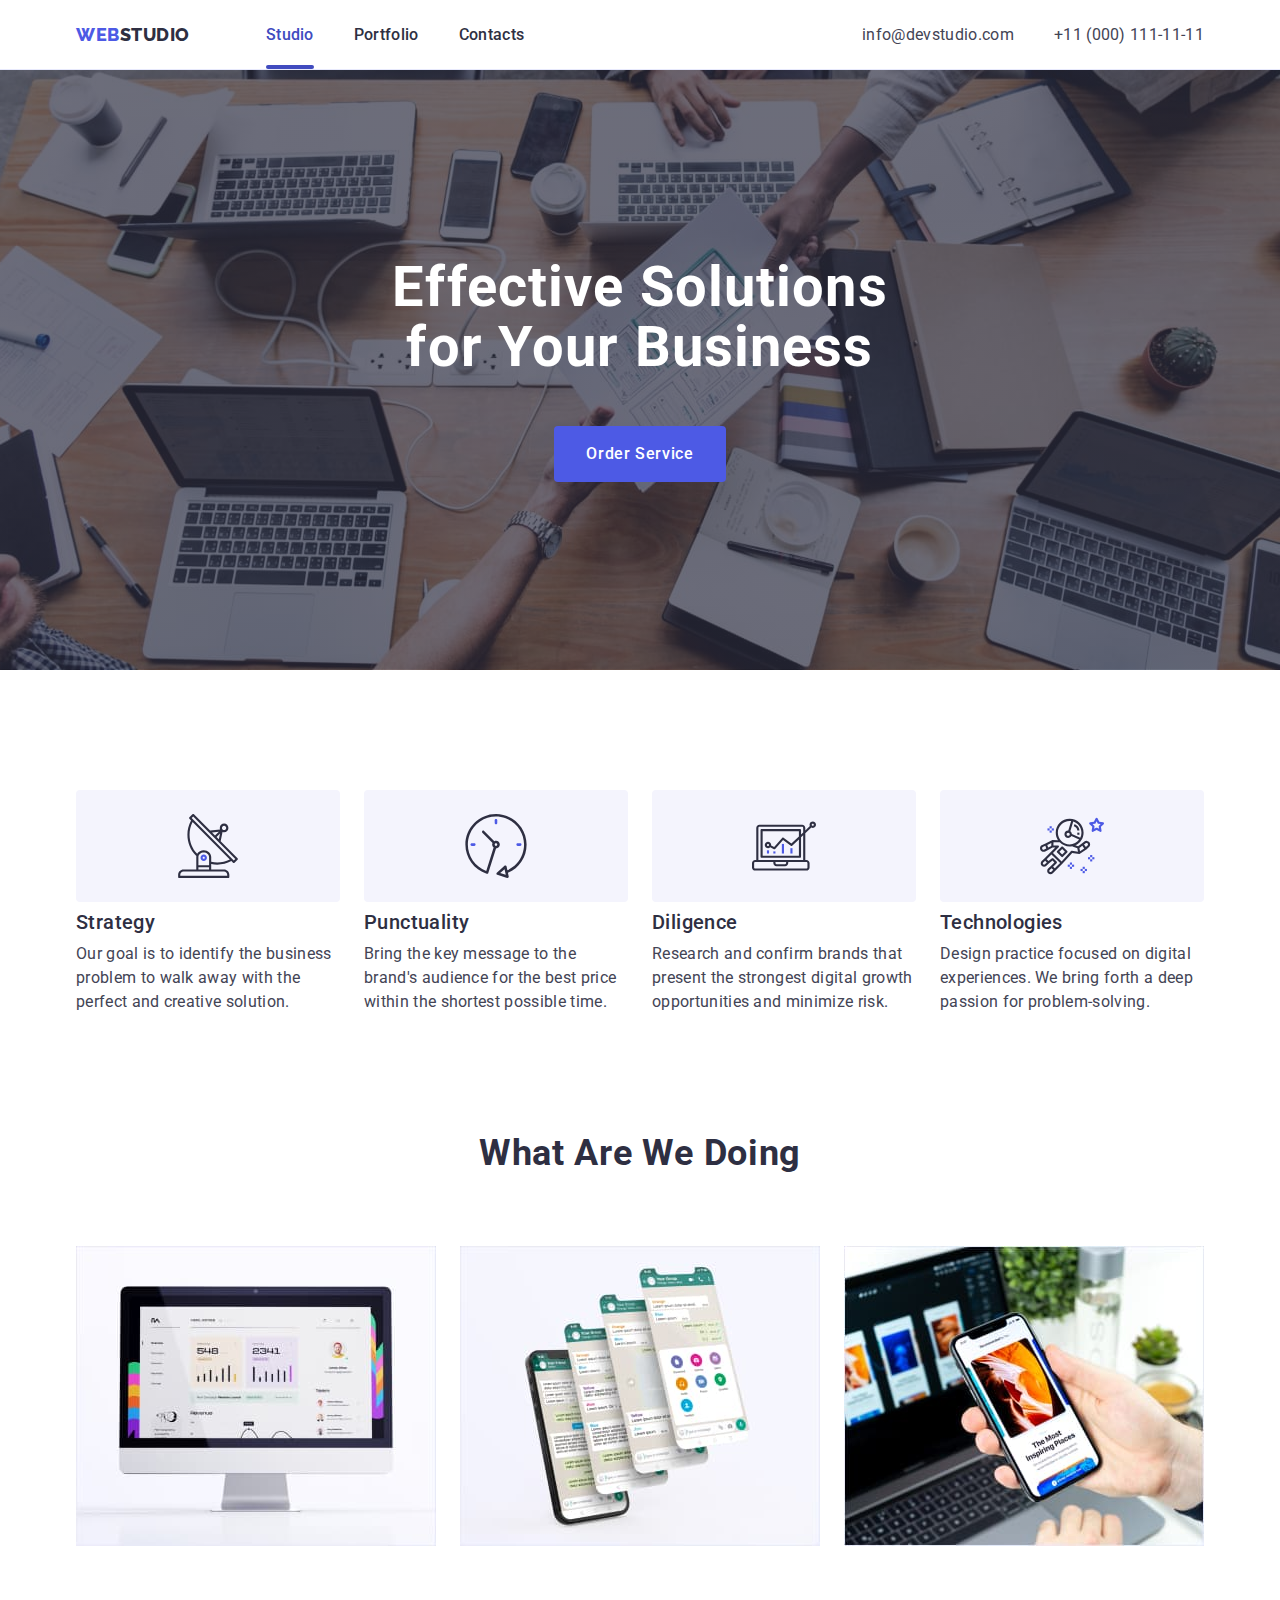
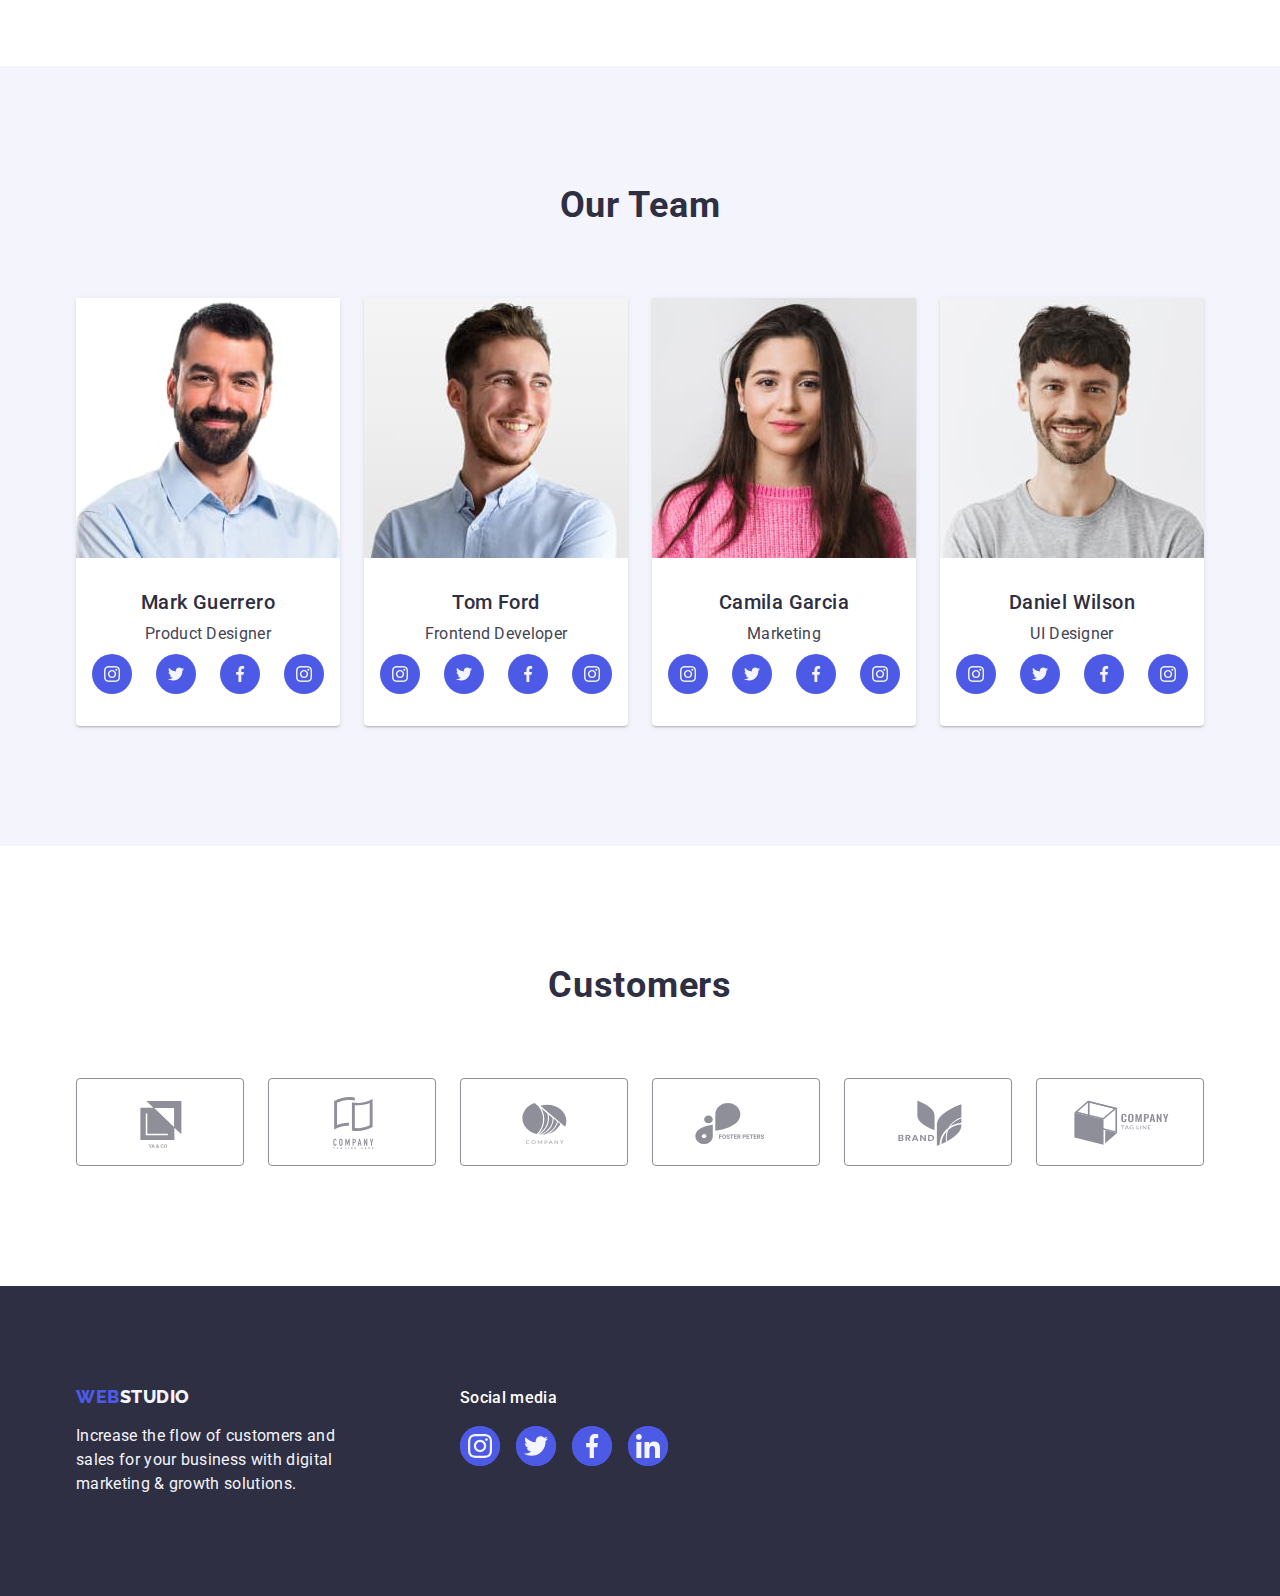
<file: index.html>
<!DOCTYPE html>
<html lang="en">
  <head>
    <link rel="preconnect" href="https://fonts.googleapis.com" />
    <link rel="preconnect" href="https://fonts.gstatic.com" crossorigin />
    <link
      href="https://fonts.googleapis.com/css2?family=Raleway:wght@800&family=Roboto:wght@400;500;700;900&display=swap"
      rel="stylesheet"
    />
    <link
      rel="stylesheet"
      href="https://cdnjs.cloudflare.com/ajax/libs/modern-normalize/2.0.0/modern-normalize.min.css"
      integrity="sha512-4xo8blKMVCiXpTaLzQSLSw3KFOVPWhm/TRtuPVc4WG6kUgjH6J03IBuG7JZPkcWMxJ5huwaBpOpnwYElP/m6wg=="
      crossorigin="anonymous"
      referrerpolicy="no-referrer"
    />
    <link rel="stylesheet" href="./css/styles.css" />
    <meta charset="UTF-8" />
    <meta name="viewport" content="width=device-width, initial-scale=1.0" />
    <title>index</title>
  </head>
  <body>
    <header class="header">
      <div class="container header-wrap">
        <nav class="navigation">
          <a class="logo link" href="./index.html"
            >Web<span class="accent">Studio</span></a
          >
          <ul class="menu list">
            <li>
              <a class="link-studio link current" href="./index.html">Studio</a>
            </li>
            <li>
              <a class="link-studio link" href="./portfolio.html">Portfolio</a>
            </li>
            <li><a class="link-studio link" href="">Contacts</a></li>
          </ul>
        </nav>
        <address class="address">
          <ul class="list">
            <li>
              <a class="mail link" href="mailto:info@devstudio.com"
                >info@devstudio.com</a
              >
            </li>
            <li>
              <a class="mail link" href="tel:+110001111111"
                >+11 (000) 111-11-11</a
              >
            </li>
          </ul>
        </address>
      </div>
    </header>
    <main>
      <section class="first-section">
        <div class="container">
          <h1 class="coments">Effective Solutions for Your Business</h1>
          <button data-modal-open class="service" type="button">
            Order Service
          </button>
        </div>
      </section>
      <section class="next-section list">
        <div class="container">
          <h2 class="visually-hidden">Our Values</h2>
          <ul class="first list">
            <li class="first-point-section">
              <div class="maeby">
                <svg width="64" height="64" class="feature">
                  <use href="./images/icons.svg#icon-antenna-1"></use>
                </svg>
              </div>
              <h3 class="heading heading-next-section">Strategy</h3>
              <p class="acapit">
                Our goal is to identify the business problem to walk away with
                the perfect and creative solution.
              </p>
            </li>
            <li class="first-point-section">
              <div class="maeby">
                <svg width="64" height="64" class="feature">
                  <use href="./images/icons.svg#icon-clock-1"></use>
                </svg>
              </div>
              <h3 class="heading heading-next-section">Punctuality</h3>
              <p class="acapit">
                Bring the key message to the brand's audience for the best price
                within the shortest possible time.
              </p>
            </li>
            <li class="first-point-section">
              <div class="maeby">
                <svg width="64" height="64" class="feature">
                  <use href="./images/icons.svg#icon-diagram-1"></use>
                </svg>
              </div>
              <h3 class="heading heading-next-section">Diligence</h3>
              <p class="acapit">
                Research and confirm brands that present the strongest digital
                growth opportunities and minimize risk.
              </p>
            </li>
            <li class="first-point-section">
              <div class="maeby">
                <svg width="64" height="64" class="feature">
                  <use href="./images/icons.svg#icon-astronaut-1"></use>
                </svg>
              </div>
              <h3 class="heading heading-next-section">Technologies</h3>
              <p class="acapit">
                Design practice focused on digital experiences. We bring forth a
                deep passion for problem-solving.
              </p>
            </li>
          </ul>
        </div>
      </section>
      <section class="next-next-section">
        <div class="container">
          <h2 class="what-are">What are we doing</h2>
          <ul class="pictures list">
            <li class="first-point-section">
              <img
                class="img"
                src="./images/mac.jpg"
                width="360"
                height="300"
                alt="old mac monitor"
              />
            </li>
            <li class="first-point-section">
              <img
                class="img"
                src="./images/phone.jpg"
                width="360"
                height="300"
                alt="phone"
              />
            </li>
            <li class="first-point-section">
              <img
                class="img"
                src="./images/phoneandlaptop.jpg"
                width="360"
                height="300"
                alt="phone and laptop"
              />
            </li>
          </ul>
        </div>
      </section>
      <section class="last-section">
        <div class="container">
          <h2 class="our-team">Our Team</h2>
          <ul class="list list-lastlsection">
            <li class="first-point">
              <img
                class="img"
                src="./images/firstman.jpg"
                width="264"
                alt="man in a blue shirt with short stubble"
              />
              <div class="container-employee">
                <h3 class="heading heading-employee">Mark Guerrero</h3>
                <p class="acapit acapit-employee">Product Designer</p>
                <ul class="social-team list">
                  <li class="media-team">
                    <a href="" class="link-team">
                      <svg width="16" height="16" class="svg-team">
                        <use href="./images/icons.svg#icon-instagram-2"></use>
                      </svg>
                    </a>
                  </li>
                  <li class="media-team">
                    <a href="" class="link-team">
                      <svg width="16" height="16" class="svg-team">
                        <use href="./images/icons.svg#icon-twitter-1"></use>
                      </svg>
                    </a>
                  </li>
                  <li class="media-team">
                    <a href="" class="link-team">
                      <svg width="16" height="16" class="svg-team">
                        <use href="./images/icons.svg#icon-facebook-1"></use>
                      </svg>
                    </a>
                  </li>
                  <li class="media-team">
                    <a href="" class="link-team">
                      <svg width="16" height="16" class="svg-team">
                        <use href="./images/icons.svg#icon-instagram-2"></use>
                      </svg>
                    </a>
                  </li>
                </ul>
              </div>
            </li>
            <li class="first-point">
              <img
                class="img"
                src="./images/man.jpg"
                width="264"
                alt="man in a blue shirt and blond hair"
              />
              <div class="container-employee">
                <h3 class="heading heading-employee">Tom Ford</h3>
                <p class="acapit acapit-employee">Frontend Developer</p>
                <ul class="social-team list">
                  <li class="media-team">
                    <a href="" class="link-team">
                      <svg width="16px" height="16px" class="svg-team">
                        <use href="./images/icons.svg#icon-instagram-2"></use>
                      </svg>
                    </a>
                  </li>
                  <li class="media-team">
                    <a href="" class="link-team">
                      <svg width="16px" height="16px" class="svg-team">
                        <use href="./images/icons.svg#icon-twitter-1"></use>
                      </svg>
                    </a>
                  </li>
                  <li class="media-team">
                    <a href="" class="link-team">
                      <svg width="16px" height="16px" class="svg-team">
                        <use href="./images/icons.svg#icon-facebook-1"></use>
                      </svg>
                    </a>
                  </li>
                  <li class="media-team">
                    <a href="" class="link-team">
                      <svg width="16px" height="16px" class="svg-team">
                        <use href="./images/icons.svg#icon-instagram-2"></use>
                      </svg>
                    </a>
                  </li>
                </ul>
              </div>
            </li>
            <li class="first-point">
              <img
                class="img"
                src="./images/woman.jpg"
                width="264"
                alt="beuty woman in a pink hoodie"
              />
              <div class="container-employee">
                <h3 class="heading heading-employee">Camila Garcia</h3>
                <p class="acapit acapit-employee">Marketing</p>
                <ul class="social-team list">
                  <li class="media-team">
                    <a href="" class="link-team">
                      <svg width="16px" height="16px" class="svg-team">
                        <use href="./images/icons.svg#icon-instagram-2"></use>
                      </svg>
                    </a>
                  </li>
                  <li class="media-team">
                    <a href="" class="link-team">
                      <svg width="16px" height="16px" class="svg-team">
                        <use href="./images/icons.svg#icon-twitter-1"></use>
                      </svg>
                    </a>
                  </li>
                  <li class="media-team">
                    <a href="" class="link-team">
                      <svg width="16px" height="16px" class="svg-team">
                        <use href="./images/icons.svg#icon-facebook-1"></use>
                      </svg>
                    </a>
                  </li>
                  <li class="media-team">
                    <a href="" class="link-team">
                      <svg width="16px" height="16px" class="svg-team">
                        <use href="./images/icons.svg#icon-instagram-2"></use>
                      </svg>
                    </a>
                  </li>
                </ul>
              </div>
            </li>
            <li class="first-point">
              <img
                class="img"
                src="./images/lastman.jpg"
                width="264"
                alt="man in a grey t-shirt"
              />
              <div class="container-employee">
                <h3 class="heading heading-employee">Daniel Wilson</h3>
                <p class="acapit acapit-employee">UI Designer</p>
                <ul class="social-team list">
                  <li class="media-team">
                    <a href="" class="link-team">
                      <svg width="16px" height="16px" class="svg-team">
                        <use href="./images/icons.svg#icon-instagram-2"></use>
                      </svg>
                    </a>
                  </li>
                  <li class="media-team">
                    <a href="" class="link-team">
                      <svg width="16px" height="16px" class="svg-team">
                        <use href="./images/icons.svg#icon-twitter-1"></use>
                      </svg>
                    </a>
                  </li>
                  <li class="media-team">
                    <a href="" class="link-team">
                      <svg width="16px" height="16px" class="svg-team">
                        <use href="./images/icons.svg#icon-facebook-1"></use>
                      </svg>
                    </a>
                  </li>
                  <li class="media-team">
                    <a href="" class="link-team">
                      <svg width="16px" height="16px" class="svg-team">
                        <use href="./images/icons.svg#icon-instagram-2"></use>
                      </svg>
                    </a>
                  </li>
                </ul>
              </div>
            </li>
          </ul>
        </div>
      </section>
      <section class="customer-section">
        <div class="container">
          <h2 class="our-team">Customers</h2>
          <ul class="icon list">
            <li class="one-icon">
              <a href="" class="icon-link">
                <svg width="104" height="56" class="svg">
                  <use href="./images/icons.svg#icon-Logo"></use>
                </svg>
              </a>
            </li>
            <li class="one-icon">
              <a href="" class="icon-link">
                <svg width="104" height="56" class="svg">
                  <use href="./images/icons.svg#icon-Logo-1"></use>
                </svg>
              </a>
            </li>
            <li class="one-icon">
              <a href="" class="icon-link">
                <svg width="104" height="56" class="svg">
                  <use href="./images/icons.svg#icon-Logo-2"></use>
                </svg>
              </a>
            </li>
            <li class="one-icon">
              <a href="" class="icon-link">
                <svg width="104" height="56" class="svg">
                  <use href="./images/icons.svg#icon-Vector"></use>
                </svg>
              </a>
            </li>
            <li class="one-icon">
              <a href="" class="icon-link">
                <svg width="104" height="56" class="svg">
                  <use href="./images/icons.svg#icon-Logo-3"></use>
                </svg>
              </a>
            </li>
            <li class="one-icon">
              <a href="" class="icon-link">
                <svg width="104" height="56" class="svg">
                  <use href="./images/icons.svg#icon-Logo-4"></use>
                </svg>
              </a>
            </li>
          </ul>
        </div>
      </section>
    </main>
    <footer class="footer">
      <div class="container footer-wrap">
        <div class="container-one">
          <a class="footer-logo link" href="./index.html"
            >Web<span class="accent-footer">Studio</span></a
          >
          <p class="acapit-footer">
            Increase the flow of customers and sales for your business with
            digital marketing & growth solutions.
          </p>
        </div>
        <div class="footer-media">
          <p class="acapit-social">Social media</p>
          <ul class="social-media list">
            <li class="footer-li">
              <a href="" class="footer-link">
                <svg width="24" height="24" class="footer-svg">
                  <use href="./images/icons.svg#icon-instagram-2"></use>
                </svg>
              </a>
            </li>
            <li class="footer-li">
              <a href="" class="footer-link">
                <svg width="24" height="24" class="footer-svg">
                  <use href="./images/icons.svg#icon-twitter-1"></use>
                </svg>
              </a>
            </li>
            <li class="footer-li">
              <a href="" class="footer-link">
                <svg width="24" height="24" class="footer-svg">
                  <use href="./images/icons.svg#icon-facebook-1"></use>
                </svg>
              </a>
            </li>
            <li class="footer-li">
              <a href="" class="footer-link">
                <svg width="24" height="24" class="footer-svg">
                  <use href="./images/icons.svg#icon-linkedin-1"></use>
                </svg>
              </a>
            </li>
          </ul>
        </div>
      </div>
    </footer>
    <div class="backdrop is-hidden" data-modal>
      <div class="modal">
        <button type="button" data-modal-close class="button-modal">
          <svg class="feature-modal" width="8" height="8">
            <use href="./images/icons.svg#icon-close-black"></use>
          </svg>
        </button>
      </div>
    </div>
    <script src="./js/modal.js"></script>
  </body>
</html>
</file>
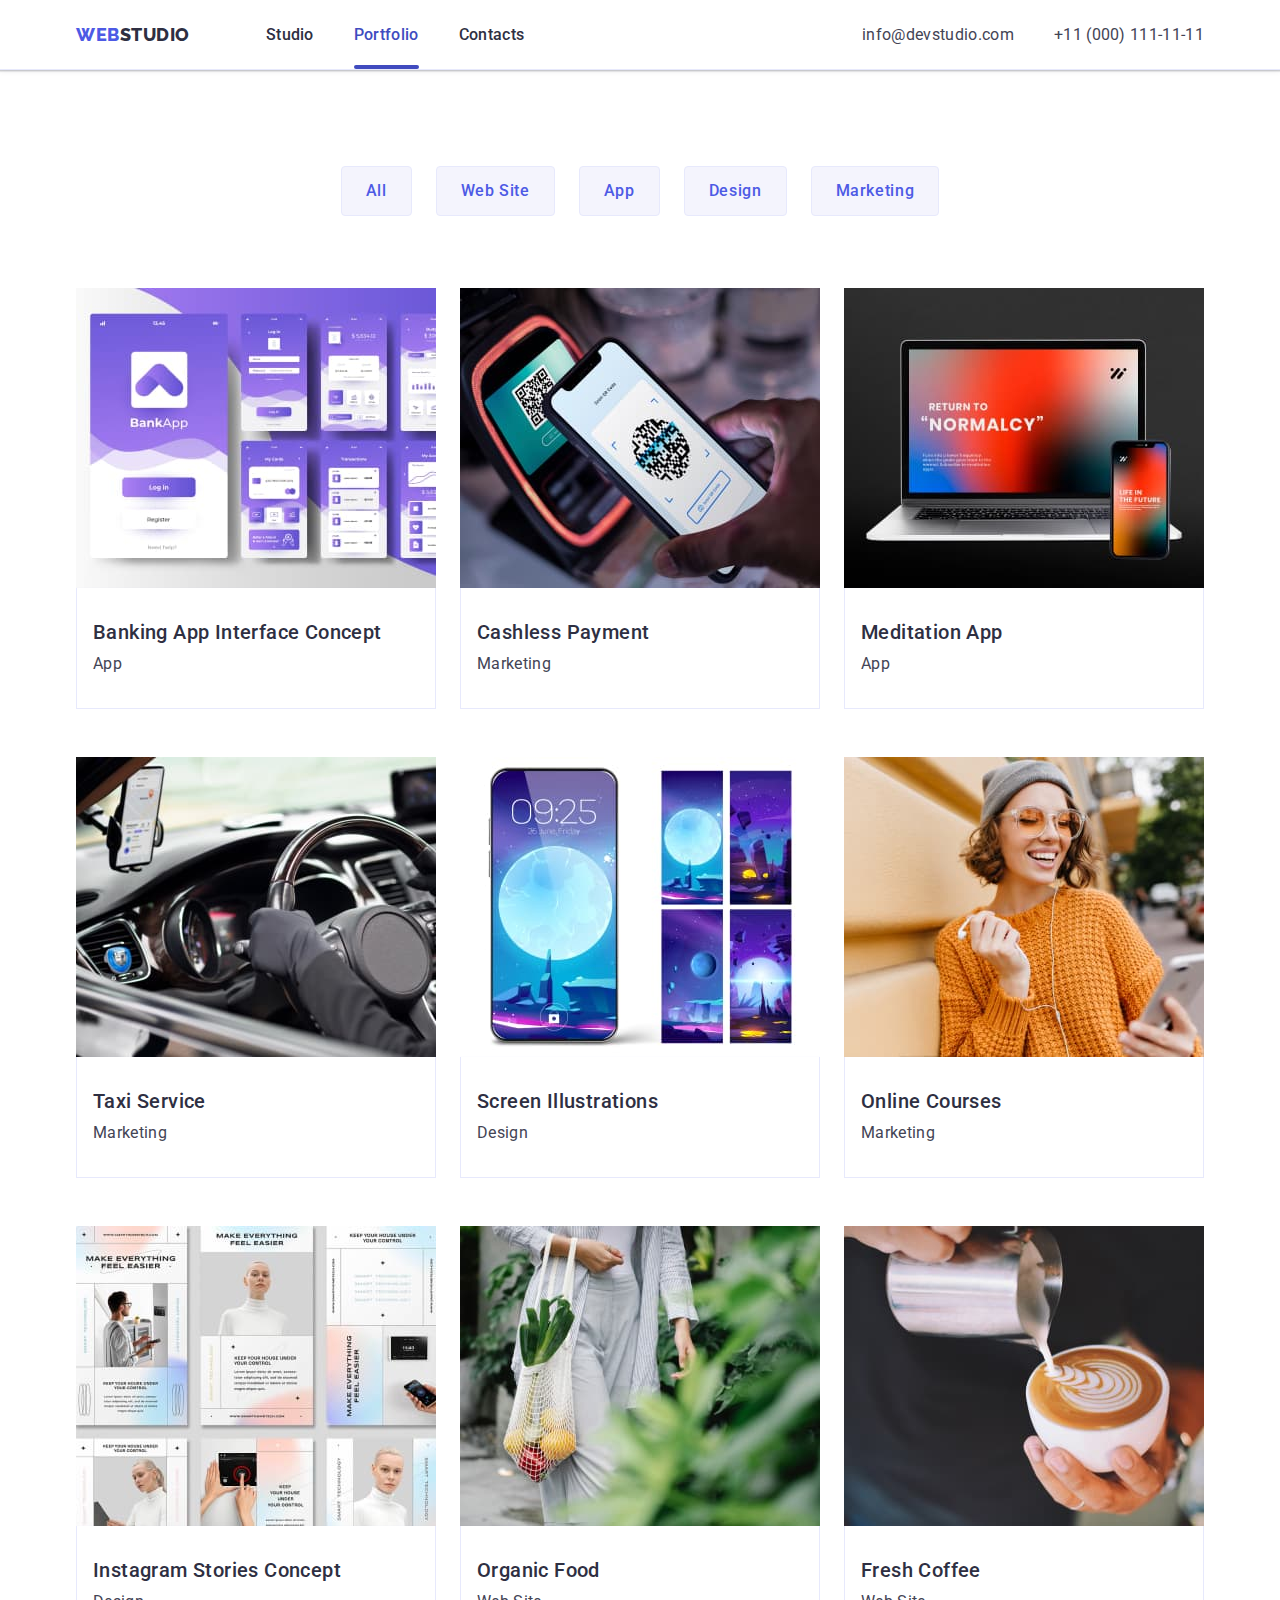
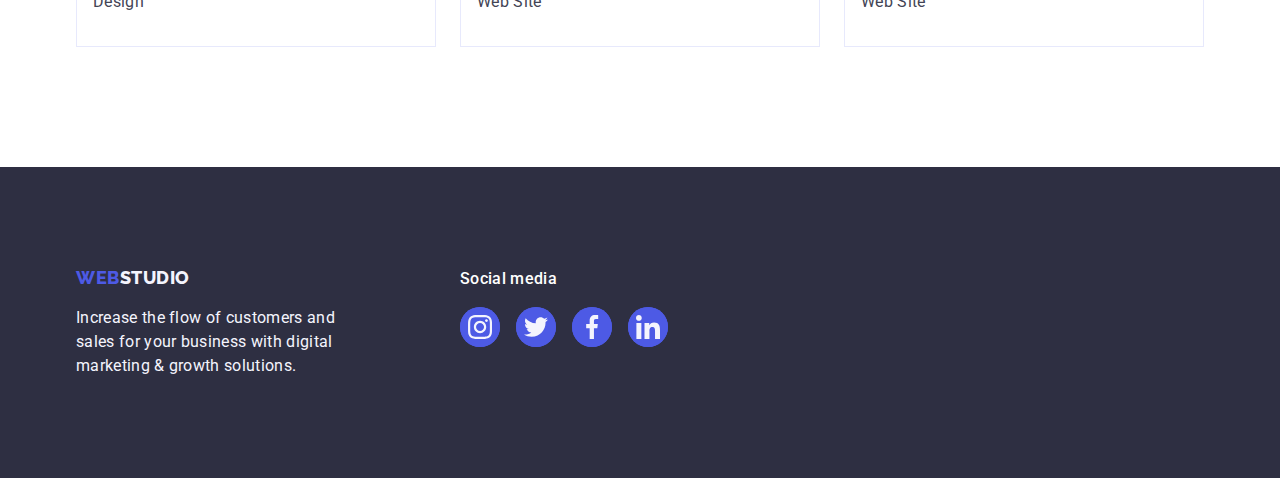
<file: portfolio.html>
<!DOCTYPE html>
<html lang="en">
  <head>
    <link rel="preconnect" href="https://fonts.googleapis.com" />
    <link rel="preconnect" href="https://fonts.gstatic.com" crossorigin />
    <link
      href="https://fonts.googleapis.com/css2?family=Raleway:wght@800&family=Roboto:wght@400;500;700;900&display=swap"
      rel="stylesheet"
    />
    <link
      rel="stylesheet"
      href="https://cdnjs.cloudflare.com/ajax/libs/modern-normalize/2.0.0/modern-normalize.min.css"
      integrity="sha512-4xo8blKMVCiXpTaLzQSLSw3KFOVPWhm/TRtuPVc4WG6kUgjH6J03IBuG7JZPkcWMxJ5huwaBpOpnwYElP/m6wg=="
      crossorigin="anonymous"
      referrerpolicy="no-referrer"
    />
    <link rel="stylesheet" href="./css/styles.css" />
    <meta charset="UTF-8" />
    <meta name="viewport" content="width=device-width, initial-scale=1.0" />
    <title>Portfolio</title>
  </head>
  <body>
    <header class="header">
      <div class="container header-wrap">
        <nav class="navigation">
          <a class="logo link" href="./index.html"
            >Web<span class="accent">Studio</span></a
          >
          <ul class="menu list">
            <li>
              <a class="link-studio link" href="./index.html">Studio</a>
            </li>
            <li>
              <a class="link-studio link current" href="./portfolio.html"
                >Portfolio</a
              >
            </li>
            <li><a class="link-studio link" href="">Contacts</a></li>
          </ul>
        </nav>
        <address class="address">
          <ul class="list">
            <li>
              <a class="mail link" href="mailto:info@devstudio.com"
                >info@devstudio.com</a
              >
            </li>
            <li>
              <a class="mail link" href="tel:+110001111111"
                >+11 (000) 111-11-11</a
              >
            </li>
          </ul>
        </address>
      </div>
    </header>
    <main>
      <section class="next-section-portfolio list">
        <div class="container">
          <h1 class="visually-hidden">disappear</h1>
          <ul class="filter-list list">
            <li>
              <button type="button" class="filter-all">All</button>
            </li>
            <li>
              <button type="button" class="filter-all">Web Site</button>
            </li>
            <li>
              <button type="button" class="filter-all">App</button>
            </li>
            <li>
              <button type="button" class="filter-all">Design</button>
            </li>
            <li>
              <button type="button" class="filter-all">Marketing</button>
            </li>
          </ul>
          <ul class="next-list list">
            <li class="next-link">
              <a href="" class="ads link">
                <div class="figure">
                  <img
                    class="img"
                    src="./images/bankapp.jpg"
                    width="360"
                    height="300"
                    alt="Desktop a bank app"
                  />
                  <p class="acapit-fig">
                    14 Stylish and User-Friendly App Design Concepts · Task
                    Manager App · Calorie Tracker App · Exotic Fruit Ecommerce
                    App · Cloud Storage App
                  </p>
                </div>
                <div class="ads-div">
                  <h2 class="heading_app">Banking App Interface Concept</h2>
                  <p class="acapit_app">App</p>
                </div>
              </a>
            </li>
            <li class="next-link">
              <a href="" class="ads link">
                <div class="figure">
                  <img
                    class="img"
                    src="./images/qrcode.jpg"
                    width="360"
                    height="300"
                    alt="That a scan qr code"
                  />
                  <p class="acapit-fig">
                    14 Stylish and User-Friendly App Design Concepts · Task
                    Manager App · Calorie Tracker App · Exotic Fruit Ecommerce
                    App · Cloud Storage App
                  </p>
                </div>
                <div class="ads-div">
                  <h2 class="heading_app">Cashless Payment</h2>
                  <p class="acapit_app">Marketing</p>
                </div>
              </a>
            </li>
            <li class="next-link">
              <a href="" class="ads link">
                <div class="figure">
                  <img
                    class="img"
                    src="./images/laptop.jpg"
                    width="360"
                    height="300"
                    alt="laptop and phone"
                  />
                  <p class="acapit-fig">
                    14 Stylish and User-Friendly App Design Concepts · Task
                    Manager App · Calorie Tracker App · Exotic Fruit Ecommerce
                    App · Cloud Storage App
                  </p>
                </div>
                <div class="ads-div">
                  <h2 class="heading_app">Meditation App</h2>
                  <p class="acapit_app">App</p>
                </div>
              </a>
            </li>
            <li class="next-link">
              <a href="" class="ads link">
                <div class="figure">
                  <img
                    class="img"
                    src="./images/car.jpg"
                    width="360"
                    height="300"
                    alt="inside car"
                  />
                  <p class="acapit-fig">
                    14 Stylish and User-Friendly App Design Concepts · Task
                    Manager App · Calorie Tracker App · Exotic Fruit Ecommerce
                    App · Cloud Storage App
                  </p>
                </div>
                <div class="ads-div">
                  <h2 class="heading_app">Taxi Service</h2>
                  <p class="acapit_app">Marketing</p>
                </div>
              </a>
            </li>
            <li class="next-link">
              <a href="" class="ads link">
                <div class="figure">
                  <img
                    class="img"
                    src="./images/wallpapers.jpg"
                    width="360"
                    height="300"
                    alt="wallpapers in phone"
                  />
                  <p class="acapit-fig">
                    14 Stylish and User-Friendly App Design Concepts · Task
                    Manager App · Calorie Tracker App · Exotic Fruit Ecommerce
                    App · Cloud Storage App
                  </p>
                </div>
                <div class="ads-div">
                  <h2 class="heading_app">Screen Illustrations</h2>
                  <p class="acapit_app">Design</p>
                </div>
              </a>
            </li>
            <li class="next-link">
              <a href="" class="ads link">
                <div class="figure">
                  <img
                    class="img"
                    src="./images/orangewoman.jpg"
                    width="360"
                    alt="woman in orange glasses and orange sweater"
                  />
                  <p class="acapit-fig">
                    14 Stylish and User-Friendly App Design Concepts · Task
                    Manager App · Calorie Tracker App · Exotic Fruit Ecommerce
                    App · Cloud Storage App
                  </p>
                </div>
                <div class="ads-div">
                  <h2 class="heading_app">Online Courses</h2>
                  <p class="acapit_app">Marketing</p>
                </div>
              </a>
            </li>
            <li class="next-link">
              <a href="" class="ads link">
                <div class="figure">
                  <img
                    class="img"
                    src="./images/firma.jpg"
                    width="360"
                    alt="that a concept how to look a instagram"
                  />
                  <p class="acapit-fig">
                    14 Stylish and User-Friendly App Design Concepts · Task
                    Manager App · Calorie Tracker App · Exotic Fruit Ecommerce
                    App · Cloud Storage App
                  </p>
                </div>
                <div class="ads-div">
                  <h2 class="heading_app">Instagram Stories Concept</h2>
                  <p class="acapit_app">Design</p>
                </div>
              </a>
            </li>
            <li class="next-link">
              <a href="" class="ads link">
                <div class="figure">
                  <img
                    class="img"
                    src="./images/shopping.jpg"
                    width="360"
                    alt="woman has a bag with shopping"
                  />
                  <p class="acapit-fig">
                    14 Stylish and User-Friendly App Design Concepts · Task
                    Manager App · Calorie Tracker App · Exotic Fruit Ecommerce
                    App · Cloud Storage App
                  </p>
                </div>
                <div class="ads-div">
                  <h2 class="heading_app">Organic Food</h2>
                  <p class="acapit_app">Web Site</p>
                </div>
              </a>
            </li>
            <li class="next-link">
              <a href="" class="ads link">
                <div class="figure">
                  <img
                    class="img"
                    src="./images/coffe.jpg"
                    width="360"
                    alt="barist make a coffe"
                  />
                  <p class="acapit-fig">
                    14 Stylish and User-Friendly App Design Concepts · Task
                    Manager App · Calorie Tracker App · Exotic Fruit Ecommerce
                    App · Cloud Storage App
                  </p>
                </div>
                <div class="ads-div">
                  <h2 class="heading_app">Fresh Coffee</h2>
                  <p class="acapit_app">Web Site</p>
                </div>
              </a>
            </li>
          </ul>
        </div>
      </section>
    </main>
    <footer class="footer">
      <div class="container footer-wrap">
        <div class="container-one">
          <a class="footer-logo link" href="./index.html"
            >Web<span class="accent-footer">Studio</span></a
          >
          <p class="acapit-footer">
            Increase the flow of customers and sales for your business with
            digital marketing & growth solutions.
          </p>
        </div>
        <div class="footer-media">
          <p class="acapit-social">Social media</p>
          <ul class="social-media list">
            <li class="footer-li">
              <a href="" class="footer-link">
                <svg width="24" height="24" class="footer-svg">
                  <use href="./images/icons.svg#icon-instagram-2"></use>
                </svg>
              </a>
            </li>
            <li class="footer-li">
              <a href="" class="footer-link">
                <svg width="24" height="24" class="footer-svg">
                  <use href="./images/icons.svg#icon-twitter-1"></use>
                </svg>
              </a>
            </li>
            <li class="footer-li">
              <a href="" class="footer-link">
                <svg width="24" height="24" class="footer-svg">
                  <use href="./images/icons.svg#icon-facebook-1"></use>
                </svg>
              </a>
            </li>
            <li class="footer-li">
              <a href="" class="footer-link">
                <svg width="24" height="24" class="footer-svg">
                  <use href="./images/icons.svg#icon-linkedin-1"></use>
                </svg>
              </a>
            </li>
          </ul>
        </div>
      </div>
    </footer>
  </body>
</html>
</file>
<file: css/styles.css>
:root {
    --first-color: #4d5ae5;
    --next-color: #2f2e42;
    --body-color: #434455;
    --logo-color: #4d5ae5;
    --span-color: #2e2f42;
    --link-color: #2e2f42;
    --button-all-color: #ffffff;
    --button-all-background-color: #404BBF;
    --mail-color: #434455;
    --link-studio-color: #2e2f42;
    --filter-all-color: #4d5ae5;
    --filter-all-background-color: #f4f4fd;
    --heading_app-color: #2e2f42;
    --acapit_app-color: #434455;
    --service-background-color: #4d5ae5;
    --link-team-background-color: #4d5ae5;
    --svg-team-fill: #f4f4fd;
    --icon-link-color: #8e8f99;
    --acapit-social-color: #ffffff;
    --footer-link-background-color: #4d5ae5;
    --footer-svg-fill: #f4f4fd;
    --acapit-fig-color: #f4f4fd;
}
* {
    box-sizing: border-box;
    margin: 0;
    padding: 0;
}
body{
    font-family: 'Roboto',sans-serif;
    color:var(--body-color);
    background-color: #ffffff;
}
.button-all:hover,
.button-all:focus{
    color:#ffffff;
    background-color: #404bbf;
    cursor:pointer;
}
.filter-all{
    cursor: pointer;
    background-color:var(--filter-all-background-color);
    color: var(--filter-all-color);
    font-size: 16px;
    font-family: 'Roboto',sans-serif;
    font-weight: 500;
    line-height: 1.5;
    letter-spacing: 0.04em;
    padding: 12px 24px;
    display: inline;
    border: 1px solid #e7e9fc;
    transition: color 250ms cubic-bezier(0.4, 0, 0.2, 1),
        background-color 250ms cubic-bezier(0.4, 0, 0.2, 1),
        border-color 250ms cubic-bezier(0.4, 0, 0.2, 1),
        box-shadow 250ms cubic-bezier(0.4, 0, 0.2, 1);
}
.filter-all:hover,
.filter-all:focus{
background-color: #404bbf;
color: #ffffff;
border: 1px solid transparent;
box-shadow: 0px 3px 1px rgba(0, 0, 0, 0.1),
    0px 2px 1px rgba(0, 0, 0, 0.08),
    0px 2px 2px rgba(0, 0, 0, 0.12);

}
.service{
    background-color:var(--service-background-color);
    font-family: "Roboto",sans-serif;
    font-weight: 500;
    font-size: 16px;
    line-height: 1.5;
    letter-spacing: 0.04em;
    color: #ffffff;
    word-wrap: break-word;
    padding: 16px 32px;
    gap: 10px;
    margin-top: 48px;
    margin: 0 auto;
    cursor: pointer;
    display: block;
    min-width: 169px;
    height: 56px;
    border: none;
    border-radius: 4px;
    transition: background-color 250ms cubic-bezier(0.4, 0, 0.2, 1);
}
.service:hover,
.service:focus{
    background-color: #404bbf;
}

.logo{
    font-family: "Raleway", sans-serif;
    font-weight: 800;
    font-size:18px;
    line-height:1.17;
    letter-spacing:0.03em;
    text-transform: uppercase;
    color:var(--logo-color);
    margin-right: 76px;
    display: inline-block;
    padding: 24px 0;
}
.accent{
    color:var(--span-color);
    text-decoration: none;
}
.list{
    list-style: none;
    margin: 0;
    padding-left: 0;
    display: flex;
    gap: 40px;
}
.link{
    text-decoration: none;
}
.link:hover,
.link:focus{
    color: #404bbf;

}
.link-studio{
    padding: 24px 0;
    font-weight: 500;
    font-size: 16px;
    line-height:1.5;
    letter-spacing: 0.02em;
    color:#2e2f42;
    position: relative;
    transition: color 250ms cubic-bezier(0.4, 0, 0.2, 1);
}
.current{
    color: #404bbf;
        position: relative;
}
.current::after{
    content: "";
    position: absolute;
    left: 0;
    bottom: -1px;
    height: 4px;
    width: 100%;
    background-color: #404bbf;
    border-radius: 2px;
}
._link-studio{
    text-decoration: none;
}
.link-studio:hover{
        color: #404bbf;
    }
.link-studio:focus{
    color:#404bbf;
    border-radius: 2px;
}
.link-portfolio{
    font-weight: 500;
    font-size: 16px;
    line-height: 1.5;
    letter-spacing: 0.02em;
    color: var(--next-color);
    text-decoration: none;
}
.link-portfolio:hover,
.link-portfolio:focus {
    color: #404bbf;
}
.link-contacts{
    font-weight: 500;
    font-size: 16px;
    line-height: 1.5;
    letter-spacing: 0.02em;
    color: var(--next-color);
    text-decoration: none;
}
.link-contacts:hover,
.link-contacts:focus {
    color: #404bbf;
}
.address{
    font-style:normal;
}
.mail{
    font-size: 16px;
    line-height: 1.5;
    letter-spacing: 0.02em;
    color: var(--mail-color);
    transition: color 250ms cubic-bezier(0.4, 0, 0.2, 1);
}
.first-section{
    background-color: #2e2f42;
    padding:188px 0;
    text-align: center;
    background-image: linear-gradient(rgba(46, 47, 66, 0.7),
     rgba(46, 47, 66, 0.7)),
      url(../images/people-office.jpg);
    max-width: 1440px;
    background-repeat: no-repeat;
    background-position: center;
    background-size: cover;
    margin: 0 auto;
}
.coments{
    color: #ffffff;
    font-size: 56px;
    line-height: 1.07;
    text-align: center;
    letter-spacing: 0.02em;
    max-width: 496px;
    margin: 0 auto;
    margin-bottom: 48px;
}
.next-section{
    list-style: none;
    padding-bottom: 120px;
    padding-top: 120px;
}
.-first-list{
 list-style: none;
}
.heading{
    font-weight: 500;
    font-size: 20px;
    line-height: 1.2;
    letter-spacing: 0.02em;
    color: #2e2f42;
    margin-bottom: 8px;
}
.heading_app{
    font-weight: 500;
    font-size: 20px;
    line-height: 1.2;
    letter-spacing: 0.02em;
    color: var(--heading_app-color);
    margin-bottom: 8px;
}
.acapit{
    font-size: 16px;
    line-height: 1.5;
    letter-spacing: 0.02em;
    color: #434455;
    margin-top: 8px;
}
.acapit_app{
    font-size: 16px;
    line-height: 1.5;
    letter-spacing: 0.02em;
    color: var(--acapit_app-color);
}
.what-are{
font-size: 36px;
line-height: 1.11;
text-align: center;
letter-spacing: 0.02em;
text-transform: capitalize;
color: #2e2f42;
margin-bottom: 72px;
}
.pictures{
    list-style: none;
    display: flex;
    gap:24px;
}
.last-section{
    background-color: #f4f4fd;
    padding: 120px 0;
}
.our-team{
    font-size: 36px;
    line-height: 1.11;
    text-align: center;
    letter-spacing: 0.02em;
    text-transform: capitalize;
    color: #2e2f42;
    margin-bottom: 72px;
}
.faces{
    list-style: none;
}
.first-point{
    background-color: #ffffff;
    width: calc((100% - 72px)/4);
    border-radius: 0px 0px 4px 4px;
    box-shadow: 0px 2px 1px 0px rgba(46, 47, 66, 0.08),
     0px 1px 1px 0px rgba(46, 47, 66, 0.16),
     0px 1px 6px 0px rgba(46, 47, 66, 0.08);
    
}
.footer{
    background-color: #2e2f42;
    padding: 100px 0;
}
.accent-footer{
    color: #f4f4fd;
}
.acapit-footer{
    line-height: 1.5;
    color: #f4f4fd;
    letter-spacing: 0.02em;
    max-width: 264px;
}
.container{
 width: 1158px;
 margin: 0 auto;
 padding: 0 15px;
}
.section{
    padding-top: 120px;
    padding-bottom: 120px;
}
.filter-list{
    display: flex;
    justify-content: center;
    gap: 24px;
    margin-bottom: 72px;
}
img {
    display: block;
    max-width: 100%;
    height: auto;
}
.header{
    border-bottom: 1px solid #e7e9fc;
    box-shadow :0px 2px 1px rgba(46, 47, 66, 0.08),
        0px 1px 1px rgba(46, 47, 66, 0.16),
        0px 1px 6px rgba(46, 47, 66, 0.08);
}
.navigation{
    display: flex;
    align-items: center;
    margin-right: auto;
}
.menu{
    display: flex;
    gap: 40px;
}
.first{
    display: flex;
    gap: 24px;
}
.first-point-section{
    width: calc((100% - 3 * 16px) / 3)
}
.next-next-section{
    padding-bottom:120px ;
}
.list-lastlsection{
    display: flex;
    gap: 24px;
}
.container-employee{
    padding: 32px 0;
}
.heading-employee{
    text-align: center;
    margin-bottom: 8px;
}
.acapit-employee{
    text-align: center;
    margin-bottom: 8px;
}
.heading-next-section{
    margin-bottom: 8px;
}
.next-section-portfolio{
    padding-top: 96px;
    padding-bottom: 120px;

}
.next-list{
    display: flex;
    flex-wrap: wrap;
    column-gap: 24px;
    row-gap: 48px;
}
.ads{
    display: block;
    height: 100%;
    transition:box-shadow 250ms cubic-bezier(0.4, 0, 0.2, 1);
}
.ads:hover{
    box-shadow: 0px 1px 6px rgba(46, 47, 66, 0.08),
        0px 1px 1px rgba(46, 47, 66, 0.16),
        0px 2px 1px rgba(46, 47, 66, 0.08);
}
.ads:focus{
    box-shadow: 0px 1px 6px rgba(46, 47, 66, 0.08),
    0px 1px 1px rgba(46, 47, 66, 0.16),
    0px 2px 1px rgba(46, 47, 66, 0.08);
    transform: translateY(0%);
}
.ads-div{
    padding: 32px 0px;
    border: 1px solid #e7e9fc;
    border-top: none;
    gap: 32px;
    padding: 32px 16px;
}
.header-wrap{
    display: flex;
    align-items: center;
}
.visually-hidden {
    position: absolute;
    width: 1px;
    height: 1px;
    margin: -1px;
    border: 0;
    padding: 0;
    white-space: nowrap;
    clip-path: inset(100%);
    clip: rect(0 0 0 0);
    overflow: hidden;
}
button {
    transition: background-color 250ms cubic-bezier(0.4, 0, 0.2, 1),
    border 250ms cubic-bezier(0.4, 0, 0.2, 1);
    cursor: pointer;
    border: none;
    border-radius: 4px;
}
.button-all {
    cursor: pointer;
    color: var(--button-all-color);
    background-color: var(--button-all-background-color);
    font-size: 16px;
    font-family: 'Roboto', sans-serif;
    font-weight: 500;
    line-height: 1.5;
    letter-spacing: 0.04em;
}
.first-point-last-section{
    border-radius: 0px 0px 4px 4px;
}
.next-link{
    box-shadow: 250ms cubic-bezier(0.4, 0, 0.2, 1);
    width: calc((100% - 48px)/3);
}
.next-link:focus{
    transform: translateY(0%);
    box-shadow: 0px 2px 1px 0px rgba(46, 47, 66, 0.08),
        0px 1px 1px 0px rgba(46, 47, 66, 0.16),
        0px 1px 6px 0px rgba(46, 47, 66, 0.08);
}
.acapit-social{
    color: #ffffff;
    margin-bottom: 16px;
    font-weight: 500;
    font-size: 16px;
    line-height: 1.5;
    letter-spacing: 0.02em;
    color: var(--acapit-social-color);
    margin-bottom: 16px;
}
.customers{
    text-decoration: none;
    text-align: center;
    width: 1158px;
    margin: 120px 156px;
    padding: 0 15px;
}
.icon{
    gap: 24px;
    display: flex;
}
.customer-section{
    padding-top: 120px;
    padding-bottom: 120px;
}
.one-icon{
    height: 88px;
    width: 168px;
}
.one-icon:focus{
    border-color: #404bbf;
}
.svg{
    fill:currentColor;
}
.svg:hover,
.svg:focus {
    color: #404bbf;
}
.footer-li{
    background-color: #4D5AE5;
    border-radius: 50%;
    height:40px;
    width: 40px;
}
.feature{
    margin: 24px 100px;
    align-items: center;
    width: 64px;
    height: 64px;
}
.maeby{
    background-color: #f4f4fd;
    display: flex;
    align-items: center;
    justify-content: center;
    height: 112px;
    border-radius: 4px;
    margin-bottom: 8px;
}
.social-team{
    display: flex;
    justify-content: center;
    gap: 24px;
}
.media-team{
    width: 40px;
    height: 40px;
}
.link-team{
    width: 100%;
    height: 100%;
    background-color: var(--link-team-background-color);
    border-radius: 50%;
    display: flex;
    align-items: center;
    justify-content: center;
    transition :background-color 250ms cubic-bezier(0.4, 0, 0.2, 1);
}
.link-team:hover,
.link-team:focus{
    background-color: #404bbf;
}
.svg-team{
    fill: var(--svg-team-fill);
}
.container-one{
    margin-right: 120px;
}
.icon-link{
    width: 100%;
    height: 100%;
    border: 1px solid #8e8f99;
    border-radius: 4px;
    display: flex;
    align-items: center;
    justify-content: center;
    color: var(--icon-link-color);
    transition: border-color 250ms cubic-bezier(0.4, 0, 0.2, 1),
        color 250ms cubic-bezier(0.4, 0, 0.2, 1);
}
.icon-link:hover,
.icon-link:focus{
    color: #404bbf;
    border-color: #404bbf;
}
.social-media{
   display: flex;
   gap: 16px; 
}
.footer-link{
    width: 100%;
    height: 100%;
    background-color: var(--footer-link-background-color);
    border-radius: 50%;
    display: flex;
    align-items: center;
    justify-content: center;
    transition: background-color 250ms cubic-bezier(0.4, 0, 0.2, 1);
}
.footer-link:hover,
.footer-link:focus{
    background-color: #31d0aa;
}
.footer-svg{
    fill: var(--footer-svg-fill);
}
.footer-wrap{
    display: flex;
    align-items: baseline;
}
.footer-logo{
    font-family: "Raleway", sans-serif;
    font-weight: 800;
    font-size: 18px;
    line-height: 1.17;
    letter-spacing: 0.03em;
    text-transform: uppercase;
    color: var(--logo-color);
    margin-right: 76px;
    margin-bottom: 17.5px;
    display: inline-block;
    transition: background-color 250ms cubic-bezier(0.4, 0, 0.2, 1);
    align-items: center;
}
.modal{
    position: absolute;
    left: 50%;
    right: 50%;
    top: 50%;
    width: 408px;
    min-height: 584px;
    transform: translate(-50%,-50%);
    border-radius: 4px;
    background: #FCFCFC;
    box-shadow: 0px 2px 1px 0px rgba(0, 0, 0, 0.20),
    0px 1px 3px 0px rgba(0, 0, 0, 0.12),
    0px 1px 1px 0px rgba(0, 0, 0, 0.14);
    transition: transform 250ms cubic-bezier(0.4,0,0.2,1);
}
.feature-modal{
    transition: fill 250ms cubic-bezier(0.4, 0, 0.2, 1);
}
.feature-modal:hover,
.feature-modal:focus{
    fill: #ffffff;
}
.is-hidden {
    pointer-events: none;
    visibility: hidden;
    opacity: 0;
}
.button-modal{
    position: absolute;
    top: 24px;
    right: 24px;
    width: 24px;
    height: 24px;
    border-radius: 50%;
    display: flex;
    align-items: center;
    justify-content: center;
    background-color: #e7e9fc;
    border: 1px solid rgba(0,0,0,0.1);
    padding: 0;
    cursor: pointer;
    transition: background-color 250ms cubic-beizer(0.4,0,0.2,1),
    border 250ms cubic-beizer(0.4,0,0.2,1);
}
.button-modal:hover,
.button-modal:focus{
    fill: #ffffff;
    background-color: #404bbf;
    border:none;
}
.backdrop{
    position: fixed;
    top: 0;
    left: 0;
    width: 100%;
    height: 100%;
    background-color: rgba(46, 47, 66, 0.4);
    transition: opacity 250ms cubic-bezier(0.4,0,0.2,1),
    visibility 250ms cubic-bezier(0.4,0,0.2,1);
}
.figure{
    position: relative;
    overflow: hidden;
}
.acapit-fig{
    position: absolute;
    inset: 0;
    color:#F4F4FD;
    background-color: #4D5AE5;
    padding: 40px 32px;
    line-height: 1.5;
    letter-spacing: 0.02em;
    transform: translateY(100%);
    transition: transform 250ms cubic-bezier(0.4,0,0.2,1);
}
.ads:hover .acapit-fig{
    transform: translateY(0);
}
.ads:focus .acapit-fig {
    transform: translateY(0);
}
</file>
